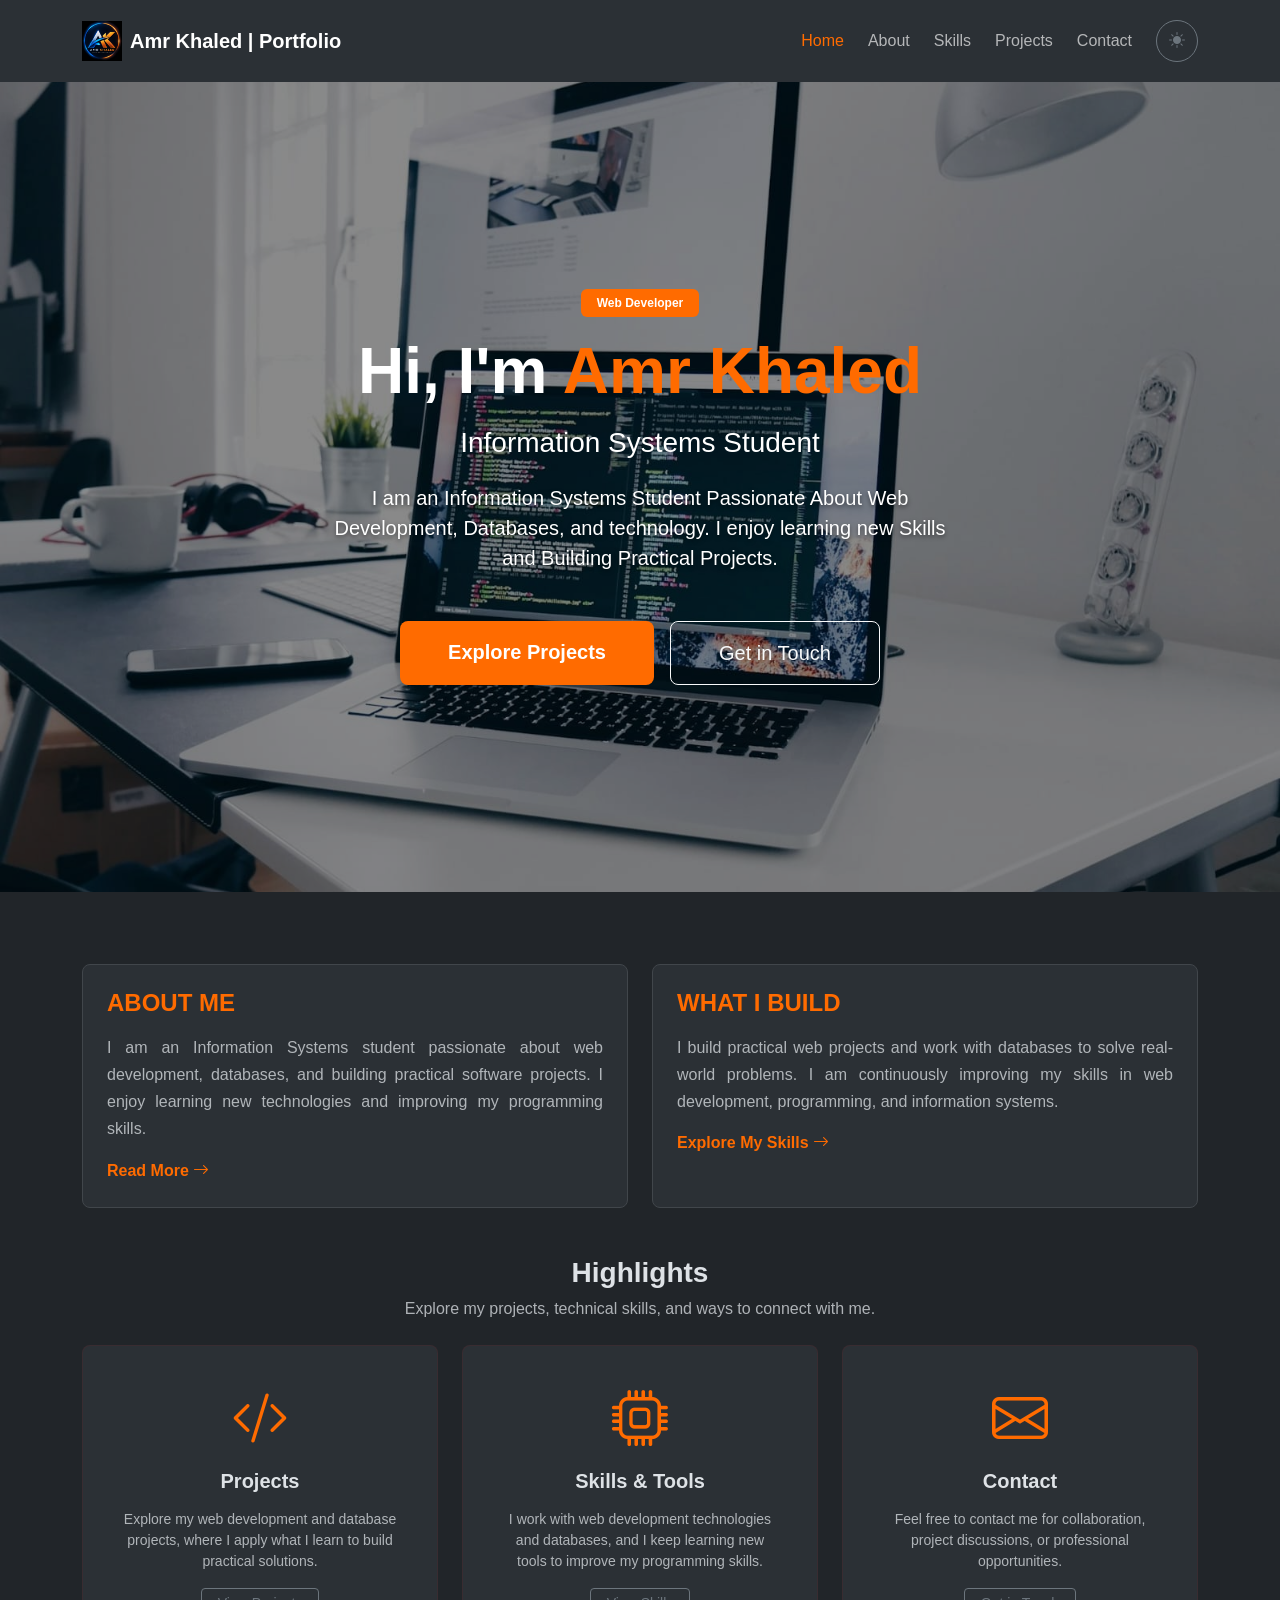
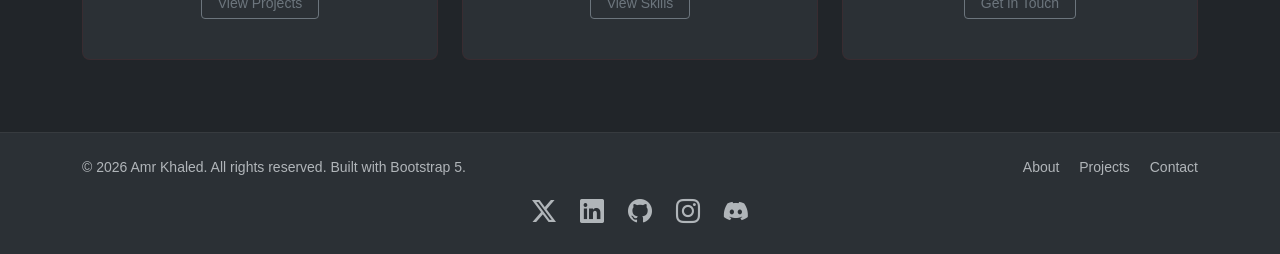
<file: index.html>
<!DOCTYPE html>
<html lang="en" data-bs-theme="dark">
<head>
    <meta charset="UTF-8">
    <meta name="viewport" content="width=device-width, initial-scale=1.0">
    <title>Amr Khaled | Portfolio</title>
    
    <!--favicon-->
    <link rel="icon" type="image/x-icon" href="assets/img/logo.jpeg">

    <!--bootstrap manuel-->
    <link rel="stylesheet" href="assets/css/bootstrap.min.css">
    
    <!--bootstrap icons-->
    <link rel="stylesheet" href="https://cdn.jsdelivr.net/npm/bootstrap-icons@1.11.3/font/bootstrap-icons.min.css">
    
    <!--css manuel-->
    <link rel="stylesheet" href="assets/css/style.css">

    <!-- Page-specific styles moved to assets/css/style.css -->
</head>
<body class="d-flex flex-column min-vh-100">

    <nav class="navbar navbar-expand-lg bg-body-tertiary sticky-top py-3">
        <div class="container">
            <a class="navbar-brand d-flex align-items-center gap-2" href="index.html">
                <img src="assets/img/logo.jpeg" alt="Amr Khaled Logo" width="40" height="40" class="d-inline-block align-text-top">
                <span class="fw-bold tracking-wide">Amr Khaled | Portfolio</span>
            </a>
            
            <button class="navbar-toggler" type="button" data-bs-toggle="collapse" data-bs-target="#navbarNav" aria-label="Toggle navigation" title="Toggle navigation">
                <span class="navbar-toggler-icon"></span>
            </button>
            
            <div class="collapse navbar-collapse" id="navbarNav">
                <ul class="navbar-nav ms-auto align-items-center gap-2">
                    <li class="nav-item"><a class="nav-link active" href="index.html">Home</a></li>
                    <li class="nav-item"><a class="nav-link" href="about.html">About</a></li>
                    <li class="nav-item"><a class="nav-link" href="skills.html">Skills</a></li>
                    <li class="nav-item"><a class="nav-link" href="projects.html">Projects</a></li>
                    <li class="nav-item"><a class="nav-link" href="contact.html">Contact</a></li>
                    
                    <li class="nav-item ms-lg-2">
                        <button class="btn btn-outline-secondary theme-toggle-btn" id="themeToggle" onclick="toggleTheme()" type="button" aria-label="Toggle color theme" title="Toggle color theme">
                            <i class="bi bi-sun-fill" id="themeIcon"></i>
                        </button>
                    </li>
                </ul>
            </div>
        </div>
    </nav>

    <section class="hero-section text-white">
        <div class="container">
            <div class="row">
                <div class="col-lg-8 col-xl-7 mx-auto text-center"> 
                    <span class="badge text-bg-warning mb-3 px-3 py-2 text-white hero-badge">Web Developer</span>
                    
                    <h1 class="display-3 fw-bold mb-3">Hi, I'm <span class="hero-name-accent">Amr Khaled</span></h1>
                    
                    <h3 class="mb-4">Information Systems Student</h3>
                    
                    <p class="lead mb-5 text-white-50">
                        I am an Information Systems Student Passionate About Web Development, Databases, and technology.
                        I enjoy learning new Skills and Building Practical Projects.
                    </p>
                    
                    <div class="d-flex gap-3 justify-content-center">
                        <a href="projects.html" class="btn btn-accent btn-lg px-5 py-3">Explore Projects</a>
                        <a href="contact.html" class="btn btn-outline-light btn-lg px-5 py-3">Get in Touch</a>
                    </div>
                </div>
            </div>
        </div>
    </section>

    <main class="py-5 bg-body">
        <div class="container my-4">
            
            <div class="row g-4 mb-5">
                <div class="col-md-6">
                    <div class="h-100 p-4 bg-body-tertiary rounded-3 border border-secondary-subtle">
                        <h2 class="h4 fw-bold text-uppercase mb-3 summary-heading">About Me</h2>
                        <p class="text-body-secondary mb-3 summary-text">
                           I am an Information Systems student passionate about web development, databases, and building practical software projects. I enjoy learning new technologies and improving my programming skills.
                        </p>
                        <a href="about.html" class="text-decoration-none fw-semibold summary-link">Read More <i class="bi bi-arrow-right"></i></a>
                    </div>
                </div>
                <div class="col-md-6">
                    <div class="h-100 p-4 bg-body-tertiary rounded-3 border border-secondary-subtle">
                        <h2 class="h4 fw-bold text-uppercase mb-3 summary-heading">What I Build</h2>
                        <p class="text-body-secondary mb-3 summary-text">
                            I build practical web projects and work with databases to solve real-world problems. I am continuously improving my skills in web development, programming, and information systems.
                        </p>
                        <a href="about.html" class="text-decoration-none fw-semibold summary-link">Explore My Skills <i class="bi bi-arrow-right"></i></a>
                    </div>
                </div>
            </div>

            <div class="text-center mb-4">
                <h3 class="fw-bold">Highlights</h3>
                <p class="text-body-secondary">Explore my projects, technical skills, and ways to connect with me.</p>
            </div>
 
            <div class="row g-4">
                <div class="col-md-4">
                    <div class="card h-100 bg-body-tertiary text-center p-4 feature-card rounded-3">
                        <div class="card-body d-flex flex-column align-items-center">
                            <i class="bi bi-code-slash display-4 mb-3 feature-icon"></i>
                            <h4 class="card-title fw-bold h5">Projects</h4>
                            <p class="card-text text-body-secondary small mt-2">
                                Explore my web development and database projects, where I apply what I learn to build practical solutions.
                            </p>
                            <a href="projects.html" class="btn btn-sm btn-outline-secondary mt-auto px-3">View Projects</a>
                        </div>
                    </div>
                </div>

                <div class="col-md-4">
                    <div class="card h-100 bg-body-tertiary text-center p-4 feature-card rounded-3">
                        <div class="card-body d-flex flex-column align-items-center">
                            <i class="bi bi-cpu display-4 mb-3 feature-icon"></i>
                            <h4 class="card-title fw-bold h5">Skills & Tools</h4>
                            <p class="card-text text-body-secondary small mt-2">
                                I work with web development technologies and databases, and I keep learning new tools to improve my programming skills.
                            </p>
                            <a href="skills.html" class="btn btn-sm btn-outline-secondary mt-auto px-3">View Skills</a>
                        </div>
                    </div>
                </div>

                <div class="col-md-4">
                    <div class="card h-100 bg-body-tertiary text-center p-4 feature-card rounded-3">
                        <div class="card-body d-flex flex-column align-items-center">
                            <i class="bi bi-envelope display-4 mb-3 feature-icon"></i>
                            <h4 class="card-title fw-bold h5">Contact</h4>
                            <p class="card-text text-body-secondary small mt-2">
                                Feel free to contact me for collaboration, project discussions, or professional opportunities.
                            </p>
                            <a href="contact.html" class="btn btn-sm btn-outline-secondary mt-auto px-3">Get in Touch</a>
                        </div>
                    </div>
                </div>

            </div>

        </div>
    </main>

<footer class="bg-body-tertiary py-4 mt-auto">
        <div class="container">
            <div class="row align-items-center grey-text text-body-secondary small mb-3">
                <div class="col-md-6 text-center text-md-start mb-3 mb-md-0">
                    &copy; 2026 Amr Khaled. All rights reserved. Built with Bootstrap 5.
                </div>
                <div class="col-md-6 text-center text-md-end">
                    <a href="about.html" class="text-decoration-none text-body-secondary me-3">About</a>
                    <a href="projects.html" class="text-decoration-none text-body-secondary me-3">Projects</a>
                    <a href="contact.html" class="text-decoration-none text-body-secondary">Contact</a>
                </div>
            </div>

            <div class="row">
                <div class="col-12 text-center">
                    <div class="d-flex justify-content-center gap-4 fs-4">
                        <a href="https://x.com/amr_khaled_293" class="text-body-secondary" title="Twitter"><i class="bi bi-twitter-x"></i></a>
                        <a href="https://www.linkedin.com/in/amr-khaled-0a031b369" class="text-body-secondary" title="LinkedIn"><i class="bi bi-linkedin"></i></a>
                        <a href="https://github.com/amrkhaled293" class="text-body-secondary" title="GitHub"><i class="bi bi-github"></i></a>
                        <a href="https://www.instagram.com/amr_khaled_293/" class="text-body-secondary" title="Instagram"><i class="bi bi-instagram"></i></a>
                        <a href="https://discord.gg/sMdyJsc9" class="text-body-secondary" title="Discord"><i class="bi bi-discord"></i></a>
                    </div>
                </div>
            </div>
        </div>
    </footer>

    <!--bootstrap manuel js-->
    <script src="https://cdn.jsdelivr.net/npm/bootstrap@5.3.3/dist/js/bootstrap.bundle.min.js" integrity="sha384-YvpcrYf0tY3lHB60NNkmXc5s9fDVZLESaAA55NDzOxhy9GkcIdslK1eN7N6jIeHz" crossorigin="anonymous"></script>
    <script src="assets/js/main.js"></script>

    <!--It is a function that allows switching between dark mode and light mode.-->
    <script>
        function toggleTheme() {
            const htmlTag = document.documentElement;
            const themeIcon = document.getElementById('themeIcon');
            
            if (htmlTag.getAttribute('data-bs-theme') === 'dark') {
                htmlTag.setAttribute('data-bs-theme', 'light');
                themeIcon.className = 'bi bi-moon-fill'; 
            } else {
                htmlTag.setAttribute('data-bs-theme', 'dark');
                themeIcon.className = 'bi bi-sun-fill'; 
            }
        }
    </script>
</body>
</html>
</file>
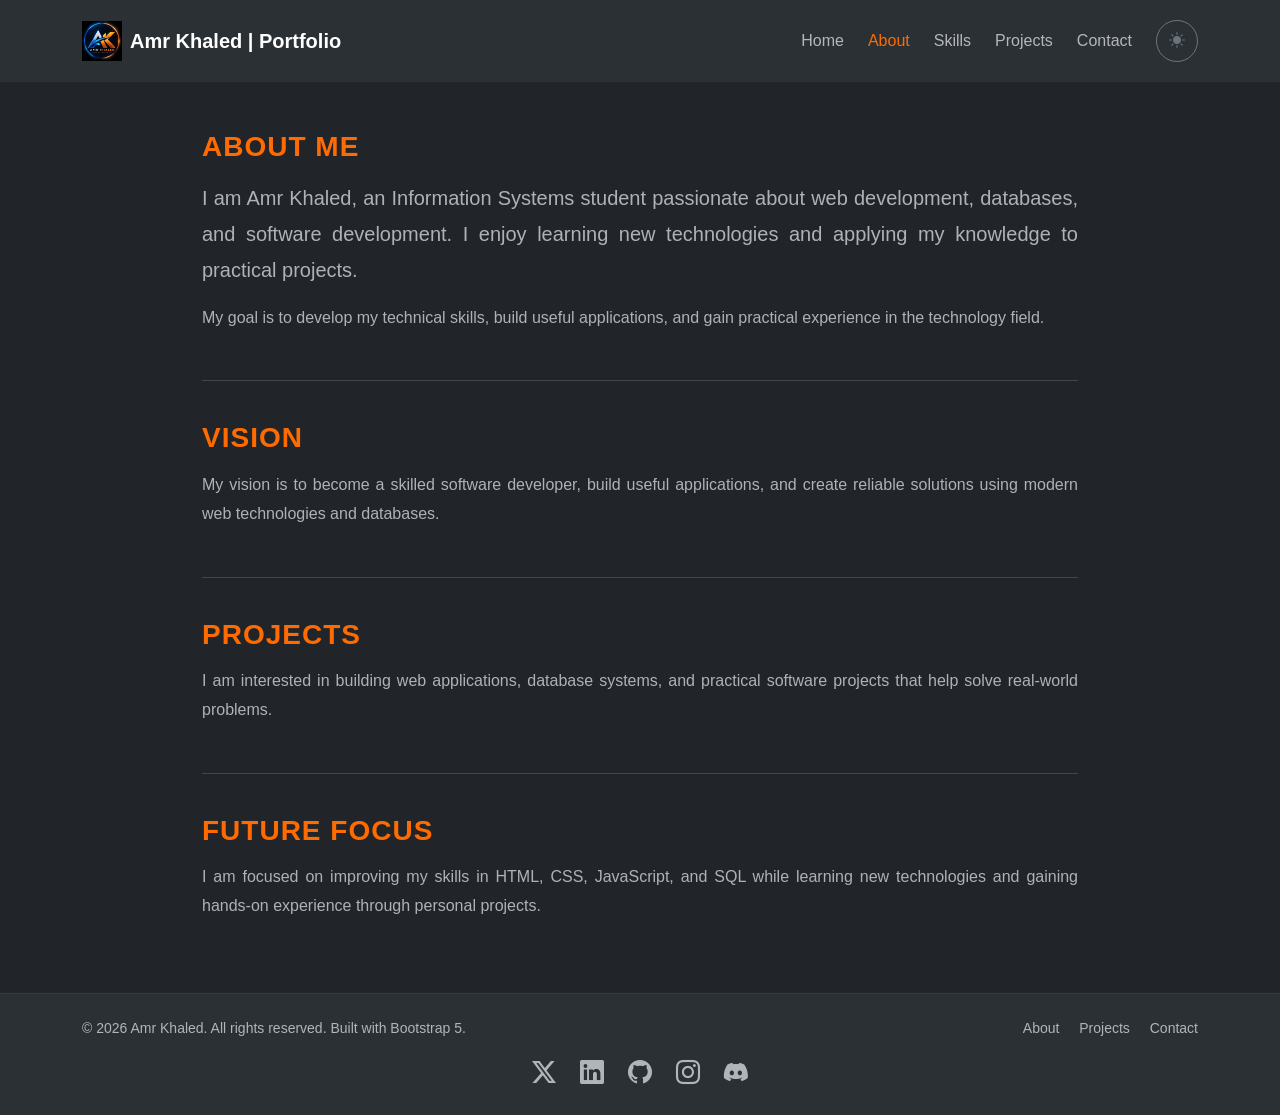
<file: about.html>
<!doctype html>
<html lang="en" data-bs-theme="dark">
  <head>
    <meta charset="UTF-8" />
    <meta name="viewport" content="width=device-width, initial-scale=1.0" />

    <!-- TODO: Update the title with your name or brand (e.g. "About Me | John Doe") -->
    <title>Amr Khaled | Portfolio</title>

    <!-- TODO: Replace the href link below with your own favicon URL or path -->
    <link
      rel="icon"
      type="image/x-icon"
      href="assets/img/logo.jpeg"
    />

    <!-- Bootstrap HTML link connection -->
    <link
      href="https://cdn.jsdelivr.net/npm/bootstrap@5.3.3/dist/css/bootstrap.min.css"
      rel="stylesheet"
      integrity="sha384-QWTKZyjpPEjISv5WaRU9OFeRpok6YctnYmDr5pNlyT2bRjXh0JMhjY6hW+ALEwIH"
      crossorigin="anonymous"
    />

    <!-- Bootstrap Icons link connection -->
    <link rel="stylesheet" href="assets/css/bootstrap.min.css" />
    <link
      rel="stylesheet"
      href="https://cdn.jsdelivr.net/npm/bootstrap-icons@1.11.3/font/bootstrap-icons.min.css"
    />
    <link rel="stylesheet" href="assets/css/style.css" />
    <!-- Page-specific styles moved to assets/css/style.css -->
  </head>
  <body class="d-flex flex-column min-vh-100">
    <nav class="navbar navbar-expand-lg bg-body-tertiary sticky-top py-3">
      <div class="container">
        <a
          class="navbar-brand d-flex align-items-center gap-2"
          href="index.html"
        >

        <!-- TODO: Add your logo image path to src and update the alt text -->
          <img src="assets/img/logo.jpeg" alt="Logo" width="40" height="40" />

          <!-- TODO: Change "Developer Portfolio" to your own brand name -->
          <span class="fw-bold tracking-wide">Amr Khaled | Portfolio</span>
        </a>
        <button
          class="navbar-toggler"
          type="button"
          data-bs-toggle="collapse"
          data-bs-target="#navbarNav"
          aria-label="Toggle navigation"
          title="Toggle navigation"
        >
          <span class="navbar-toggler-icon"></span>
        </button>
        <div class="collapse navbar-collapse" id="navbarNav">
          <ul class="navbar-nav ms-auto align-items-center gap-2">
            <li class="nav-item">
              <a class="nav-link" href="index.html">Home</a>
            </li>
            <li class="nav-item">
              <a class="nav-link active" href="about.html">About</a>
            </li>
            <li class="nav-item">
              <a class="nav-link" href="skills.html">Skills</a>
            </li>
            <li class="nav-item">
              <a class="nav-link" href="projects.html">Projects</a>
            </li>
            <li class="nav-item">
              <a class="nav-link" href="contact.html">Contact</a>
            </li>
            <li class="nav-item ms-lg-2">
              <button
                class="btn btn-outline-secondary theme-toggle-btn"
                id="themeToggle"
                onclick="toggleTheme()"
                type="button"
                aria-label="Toggle color theme"
                title="Toggle color theme"
              >
                <i class="bi bi-sun-fill" id="themeIcon"></i>
              </button>
            </li>
          </ul>
        </div>
      </div>
    </nav>

    <main class="container my-5 flex-grow-1 about-section">
      <section class="mb-5">
        <h2 class="text-uppercase mb-3 accent-heading">About Me</h2>

        <!-- TODO: Add a short, impactful lead bio sentence summarizing who you are -->
        <p class="text-body-secondary lead">
          I am Amr Khaled, an Information Systems student passionate about web development, databases, and software development. I enjoy learning new technologies and applying my knowledge to practical projects.
        </p>

        <!-- TODO: Describe your background, developer journey, and core passions -->
        <p class="text-body-secondary">
          My goal is to develop my technical skills, build useful applications, and gain practical experience in the technology field.
        </p>
      </section>

      <div class="about-divider"></div>

      <section class="mb-5">
        <h2 class="text-uppercase mb-3 accent-heading">Vision</h2>

        <!-- TODO: Write your vision statement, engineering philosophy, or long-term career goals -->
        <p class="text-body-secondary">
          My vision is to become a skilled software developer, build useful applications, and create reliable solutions using modern web technologies and databases.
        </p>
      </section>

      <div class="about-divider"></div>

      <section class="mb-5">
        <h2 class="text-uppercase mb-3 accent-heading">Projects</h2>

        <!-- TODO: Summarize the types of software or systems you specialize in (e.g., SaaS, Web APIs, Mobile) -->
        <p class="text-body-secondary">
          I am interested in building web applications, database systems, and practical software projects that help solve real-world problems.
        </p>
      </section>

      <div class="about-divider"></div>

      <section class="mb-4">
        <h2 class="text-uppercase mb-3 accent-heading">Future Focus</h2>

        <!-- TODO: Mention technologies, frameworks, or concepts you are currently mastering or exploring next -->
        <p class="text-body-secondary">
          I am focused on improving my skills in HTML, CSS, JavaScript, and SQL while learning new technologies and gaining hands-on experience through personal projects.
        </p>
      </section>
    </main>
    <footer class="bg-body-tertiary py-4 mt-auto">
      <div class="container">
        <div class="row align-items-center text-body-secondary small mb-3">

          <!-- TODO: Update copyright year and replace [Your Name] -->
          <div class="col-md-6 text-center text-md-start mb-3 mb-md-0">
            &copy; 2026 Amr Khaled. All rights reserved. Built with Bootstrap
            5.
          </div>
          <div class="col-md-6 text-center text-md-end">
            <a
              href="about.html"
              class="text-decoration-none text-body-secondary me-3"
              >About</a
            >
            <a
              href="projects.html"
              class="text-decoration-none text-body-secondary me-3"
              >Projects</a
            >
            <a
              href="contact.html"
              class="text-decoration-none text-body-secondary"
              >Contact</a
            >
          </div>
        </div>
        <div class="row">
          <div class="col-12 text-center">

            <!-- TODO: Replace social media links with your actual URLs or remove unused icons -->
            <div class="d-flex justify-content-center gap-4 fs-4">
              <a
                href="https://x.com/amr_khaled_293"
                class="text-body-secondary"
                title="Twitter"
                ><i class="bi bi-twitter-x"></i
              ></a>
              <a
                href="https://www.linkedin.com/in/amr-khaled-0a031b369"
                class="text-body-secondary"
                title="LinkedIn"
                ><i class="bi bi-linkedin"></i
              ></a>
              <a
                href="https://github.com/amrkhaled293"
                class="text-body-secondary"
                title="GitHub"
                ><i class="bi bi-github"></i
              ></a>
              <a
                href="https://www.instagram.com/amr_khaled_293/"
                class="text-body-secondary"
                title="Instagram"
                ><i class="bi bi-instagram"></i
              ></a>
              <a
                href="https://discord.gg/sMdyJsc9"
                class="text-body-secondary"
                title="Discord"
                ><i class="bi bi-discord"></i
              ></a>
            </div>
          </div>
        </div>
      </div>
    </footer>
    <!--bootstrap manuel js-->
    <script
      src="https://cdn.jsdelivr.net/npm/bootstrap@5.3.3/dist/js/bootstrap.bundle.min.js"
      integrity="sha384-YvpcrYf0tY3lHB60NNkmXc5s9fDVZLESaAA55NDzOxhy9GkcIdslK1eN7N6jIeHz"
      crossorigin="anonymous"
    ></script>
    <script>
      // Switch Theme
      function toggleTheme() {
        const htmlTag = document.documentElement;
        const themeIcon = document.getElementById("themeIcon");
        if (htmlTag.getAttribute("data-bs-theme") === "dark") {
          htmlTag.setAttribute("data-bs-theme", "light");
          themeIcon.className = "bi bi-moon-fill";
        } else {
          htmlTag.setAttribute("data-bs-theme", "dark");
          themeIcon.className = "bi bi-sun-fill";
        }
      }
    </script>
    <script src="assets/js/main.js"></script>
  </body>
</html>
</file>
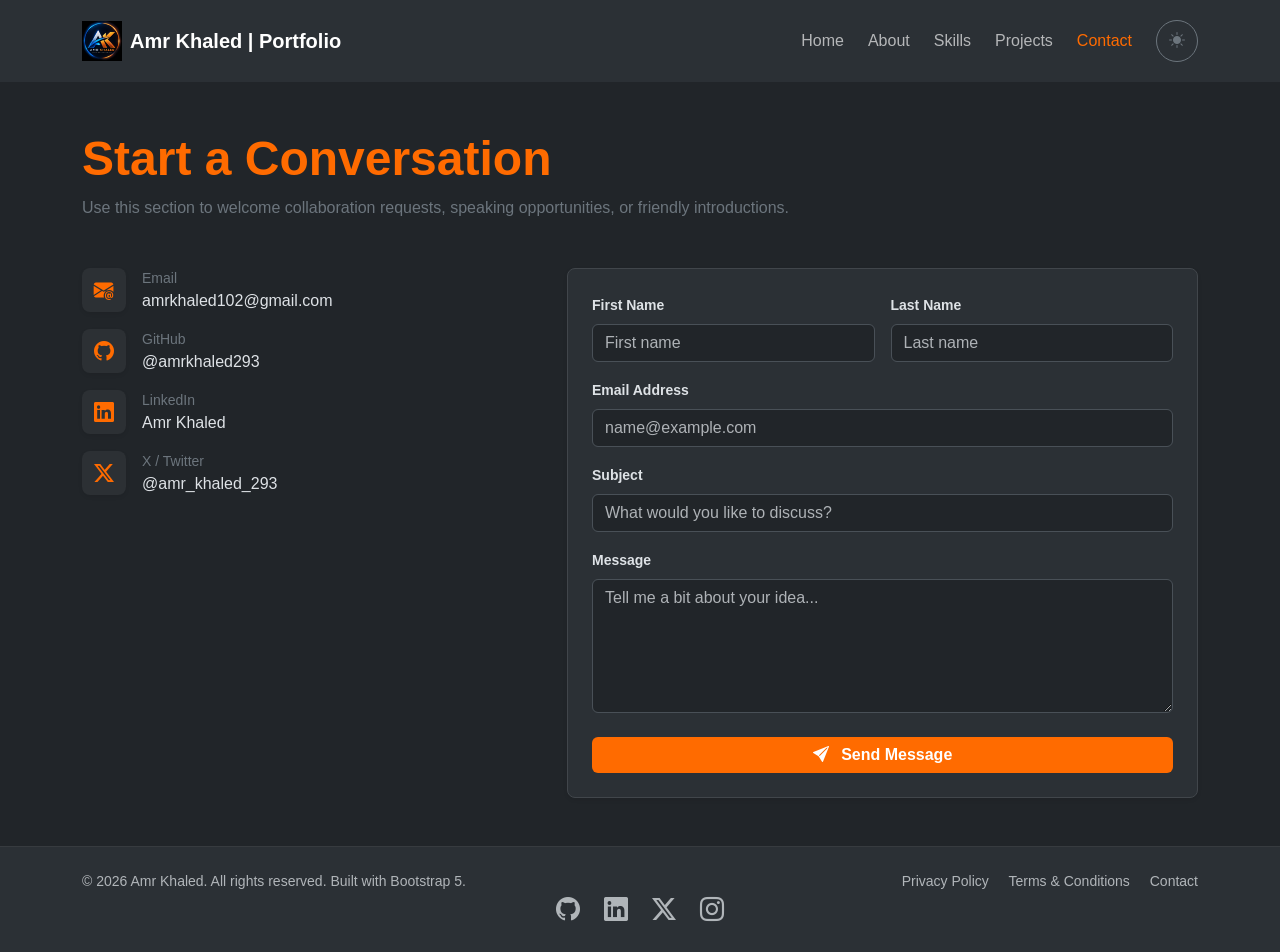
<file: contact.html>
<!DOCTYPE html>
<html lang="en" data-bs-theme="dark">
<head>
    <meta charset="UTF-8">
    <meta name="viewport" content="width=device-width, initial-scale=1.0">
    <title>Amr Khaled | Portfolio</title>
    <link rel="icon" type="image/x-icon" href="assets/img/logo.jpeg"> 

    <!-- Bootstrap HTML link -->
    <link href="https://cdn.jsdelivr.net/npm/bootstrap@5.3.3/dist/css/bootstrap.min.css" rel="stylesheet" integrity="sha384-QWTKZyjpPEjISv5WaRU9OFeRpok6YctnYmDr5pNlyT2bRjXh0JMhjY6hW+ALEwIH" crossorigin="anonymous">

    <link rel="stylesheet" href="assets/css/bootstrap.min.css"> 

   
    <link rel="stylesheet" href="https://cdn.jsdelivr.net/npm/bootstrap-icons@1.11.3/font/bootstrap-icons.min.css">
    <link rel="stylesheet" href="assets/css/style.css"> 
    
</head>
<body class="d-flex flex-column min-vh-100">

    <nav class="navbar navbar-expand-lg bg-body-tertiary sticky-top py-3">
        <div class="container">
            <a class="navbar-brand d-flex align-items-center gap-2" href="index.html">
                <img src="assets/img/logo.jpeg" alt="Logo" width="40" height="40">
                <span class="fw-bold tracking-wide">Amr Khaled | Portfolio</span>
            </a>
            <button class="navbar-toggler" type="button" data-bs-toggle="collapse" data-bs-target="#navbarNav" aria-label="Toggle navigation" title="Toggle navigation">
                <span class="navbar-toggler-icon"></span>
            </button>
            <div class="collapse navbar-collapse" id="navbarNav">
                <ul class="navbar-nav ms-auto align-items-center gap-2">
                    <li class="nav-item"><a class="nav-link" href="index.html">Home</a></li>
                    <li class="nav-item"><a class="nav-link" href="about.html">About</a></li>
                    <li class="nav-item"><a class="nav-link" href="skills.html">Skills</a></li>
                    <li class="nav-item"><a class="nav-link" href="projects.html">Projects</a></li>
                    <li class="nav-item"><a class="nav-link active" href="contact.html">Contact</a></li>
                    <li class="nav-item ms-lg-2">
                        <button class="btn btn-outline-secondary theme-toggle-btn" id="themeToggle" onclick="toggleTheme()" type="button" aria-label="Toggle color theme" title="Toggle color theme">
                            <i class="bi bi-sun-fill" id="themeIcon"></i>
                        </button>
                    </li>
                </ul>
            </div>
        </div>
    </nav>
    <main class="container my-5 flex-grow-1">
        <div class="mb-5 text-center text-md-start">
            <h1 class="display-5 fw-bold accent-heading">Start a Conversation</h1>
            <p class="text-secondary">Use this section to welcome collaboration requests, speaking opportunities, or friendly introductions.</p>
        </div>

        <div class="row g-5">
            <div class="col-lg-5">
                <div class="d-flex flex-column gap-3">
                    <a href="mailto:amrkhaled102@gmail.com" class="text-decoration-none contact-link-row d-flex align-items-center gap-3">
                        <div class="contact-icon-box shadow-sm">
                            <i class="bi bi-envelope-at-fill"></i>
                        </div>
                        <div>
                            <span class="text-secondary d-block small">Email</span>
                            <span class="text-body fw-medium">amrkhaled102@gmail.com</span>
                        </div>
                    </a>

                    <a href="https://github.com/amrkhaled293" target="_blank" rel="noopener noreferrer" class="text-decoration-none contact-link-row d-flex align-items-center gap-3">
                        <div class="contact-icon-box shadow-sm">
                            <i class="bi bi-github"></i>
                        </div>
                        <div>
                            <span class="text-secondary d-block small">GitHub</span>
                            <span class="text-body fw-medium">@amrkhaled293</span>
                        </div>
                    </a>

                    <a href="https://www.linkedin.com/in/amr-khaled-0a031b369" target="_blank" rel="noopener noreferrer" class="text-decoration-none contact-link-row d-flex align-items-center gap-3">
                        <div class="contact-icon-box shadow-sm">
                            <i class="bi bi-linkedin"></i>
                        </div>
                        <div>
                            <span class="text-secondary d-block small">LinkedIn</span>
                            <span class="text-body fw-medium">Amr Khaled</span>
                        </div>
                    </a>

                    <a href="https://x.com/amr_khaled_293" target="_blank" rel="noopener noreferrer" class="text-decoration-none contact-link-row d-flex align-items-center gap-3">
                        <div class="contact-icon-box shadow-sm">
                            <i class="bi bi-twitter-x"></i>
                        </div>
                        <div>
                            <span class="text-secondary d-block small">X / Twitter</span>
                            <span class="text-body fw-medium">@amr_khaled_293</span>
                        </div>
                    </a>
                </div>
            </div>

            <div class="col-lg-7">
                <div class="p-4 rounded-3 bg-body-tertiary border border-secondary-subtle shadow-sm">
                    <div id="alertContainer"></div>

                    <form id="contactForm">
                        <div class="row g-3">
                            <div class="col-md-6">
                                <label for="firstName" class="form-label small fw-bold">First Name</label>
                                <input type="text" class="form-control" id="firstName" required placeholder="First name">
                            </div>
                            <div class="col-md-6">
                                <label for="lastName" class="form-label small fw-bold">Last Name</label>
                                <input type="text" class="form-control" id="lastName" required placeholder="Last name">
                            </div>
                        </div>

                        <div class="mb-3 mt-3">
                            <label for="emailAddress" class="form-label small fw-bold">Email Address</label>
                            <input type="email" class="form-control" id="emailAddress" required placeholder="name@example.com">
                        </div>

                        <div class="mb-3">
                            <label for="messageSubject" class="form-label small fw-bold">Subject</label>
                            <input type="text" class="form-control" id="messageSubject" required placeholder="What would you like to discuss?">
                        </div>

                        <div class="mb-4">
                            <label for="messageText" class="form-label small fw-bold">Message</label>
                            <textarea class="form-control" id="messageText" rows="5" required placeholder="Tell me a bit about your idea..."></textarea>
                        </div>

                        <button type="submit" class="btn btn-warning text-white fw-bold w-100 py-2.5 contact-submit-btn">
                            <i class="bi bi-send-fill me-2"></i> Send Message
                        </button>
                    </form>
                </div>
            </div>
        </div>
    </main>
    <footer class="bg-body-tertiary py-4 mt-auto">
        <div class="container">
            <div class="row align-items-center text-body-secondary small">
                <div class="col-md-6 text-center text-md-start mb-3 mb-md-0">
                    &copy; 2026 Amr Khaled. All rights reserved. Built with Bootstrap 5.
                </div>
                <div class="col-md-6 text-center text-md-end">
                    <a href="#" class="text-decoration-none text-body-secondary me-3">Privacy Policy</a>
                    <a href="#" class="text-decoration-none text-body-secondary me-3">Terms & Conditions</a>
                    <a href="contact.html" class="text-decoration-none text-body-secondary">Contact</a>
                </div>
            </div>

            <div class="row">
            <div class="col-12 text-center">
                <div class="d-flex justify-content-center gap-4 fs-4">
                        <a href="https://github.com/amrkhaled293" target="_blank" rel="noopener noreferrer" class="text-body-secondary" title="GitHub"><i class="bi bi-github"></i></a>
                        <a href="https://www.linkedin.com/in/amr-khaled-0a031b369" target="_blank" rel="noopener noreferrer" class="text-body-secondary" title="LinkedIn"><i class="bi bi-linkedin"></i></a>
                        <a href="https://x.com/amr_khaled_293" target="_blank" rel="noopener noreferrer" class="text-body-secondary" title="X"><i class="bi bi-twitter-x"></i></a>
                        <a href="https://www.instagram.com/amr_khaled_293/" target="_blank" rel="noopener noreferrer" class="text-body-secondary" title="Instagram"><i class="bi bi-instagram"></i></a>
                    </div>
            </div>
        </div>

        </div>
    </footer>
    <script src="https://cdn.jsdelivr.net/npm/bootstrap@5.3.3/dist/js/bootstrap.bundle.min.js" integrity="sha384-YvpcrYf0tY3lHB60NNkmXc5s9fDVZLESaAA55NDzOxhy9GkcIdslK1eN7N6jIeHz" crossorigin="anonymous"></script>
    <script src="assets/js/main.js"></script>
    

    <!--A JavaScript structure that manages the submission of the contact form and provides feedback to the user without refreshing the page.-->
    <script>
        document.getElementById('contactForm').addEventListener('submit', function(e) {
            e.preventDefault();

            const name = document.getElementById('firstName').value;
            const alertContainer = document.getElementById('alertContainer');

            alertContainer.innerHTML = `
                <div class="alert alert-success alert-dismissible fade show d-flex align-items-center gap-2" role="alert">
                    <i class="bi bi-check-circle-fill"></i>
                    <div>Thank you <strong>${name}</strong>, your message has been simulated successfully!</div>
                    <button type="button" class="btn-close" data-bs-alert="close" data-bs-dismiss="alert" aria-label="Close"></button>
                </div>
            `;

            document.getElementById('contactForm').reset();
            window.scrollTo({ top: 0, behavior: 'smooth' });
        });

       
        // tema değiştirme fonksiyonu
        function toggleTheme() {
            const htmlTag = document.documentElement;
            const themeIcon = document.getElementById('themeIcon');
            if (htmlTag.getAttribute('data-bs-theme') === 'dark') {
                htmlTag.setAttribute('data-bs-theme', 'light');
                themeIcon.className = 'bi bi-moon-fill';
            } else {
                htmlTag.setAttribute('data-bs-theme', 'dark');
                themeIcon.className = 'bi bi-sun-fill';
            }
        }
    </script>
</body>
</html>
</file>
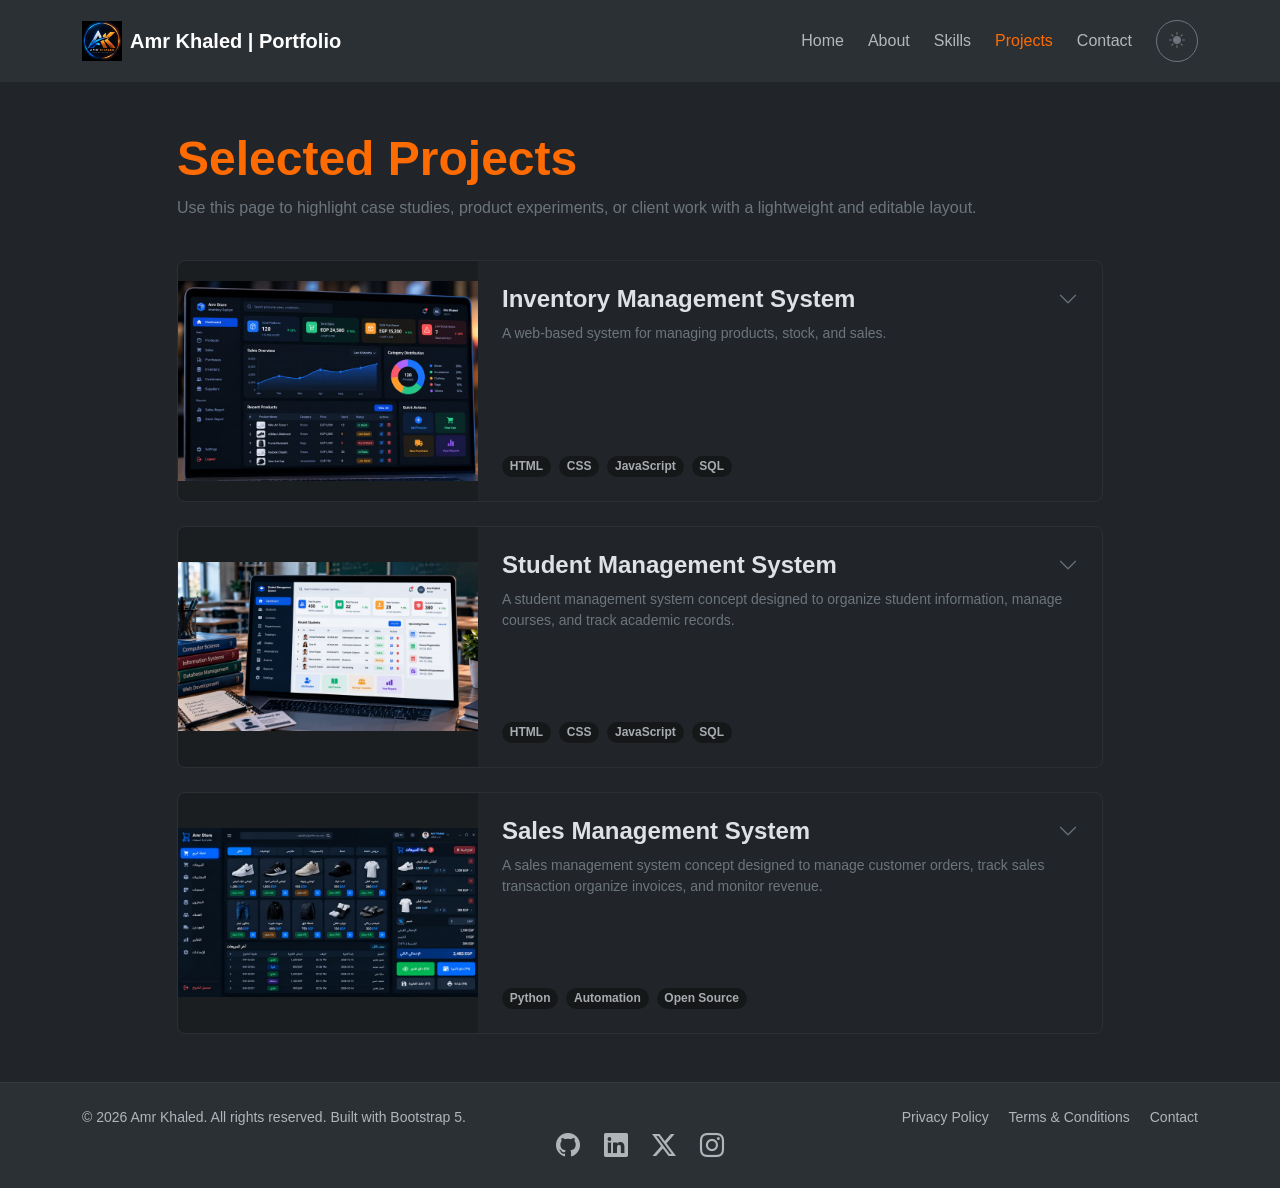
<file: projects.html>
<!doctype html>
<html lang="en" data-bs-theme="dark">
  <head>
    <meta charset="UTF-8" />
    <meta name="viewport" content="width=device-width, initial-scale=1.0" />
    <title>Amr Khaled | Portfolio</title>
    <link rel="icon" type="image/x-icon" href="assets/img/logo.jpeg">


    <!-- Bootstrap CSS link -->
    <link
      href="https://cdn.jsdelivr.net/npm/bootstrap@5.3.3/dist/css/bootstrap.min.css"
      rel="stylesheet"
      integrity="sha384-QWTKZyjpPEjISv5WaRU9OFeRpok6YctnYmDr5pNlyT2bRjXh0JMhjY6hW+ALEwIH"
      crossorigin="anonymous"
    />
    <link rel="stylesheet" href="assets/css/bootstrap.min.css" /> <!--dosyadan boostrap bağlama-->


    <!-- Bootstrap Icons link -->
    <link
      rel="stylesheet"
      href="https://cdn.jsdelivr.net/npm/bootstrap-icons@1.11.3/font/bootstrap-icons.min.css"
    />

    <link rel="stylesheet" href="assets/css/style.css" /> <!--External CSS-->

    <!-- Page-specific styles moved to assets/css/style.css -->
  </head>


  <body class="d-flex flex-column min-vh-100">
    <nav class="navbar navbar-expand-lg bg-body-tertiary sticky-top py-3">
      <div class="container">
        <a
          class="navbar-brand d-flex align-items-center gap-2"
          href="index.html"
        >
          <img src="assets/img/logo.jpeg" alt="Logo" width="40" height="40" />
          <span class="fw-bold tracking-wide">Amr Khaled | Portfolio</span>
        </a>
        <button
          class="navbar-toggler"
          type="button"
          data-bs-toggle="collapse"
          data-bs-target="#navbarNav"
          aria-label="Toggle navigation"
          title="Toggle navigation"
        >
          <span class="navbar-toggler-icon"></span>
        </button>
        <div class="collapse navbar-collapse" id="navbarNav">
          <ul class="navbar-nav ms-auto align-items-center gap-2">
            <li class="nav-item">
              <a class="nav-link" href="index.html">Home</a>
            </li>
            <li class="nav-item">
              <a class="nav-link" href="about.html">About</a>
            </li>
            <li class="nav-item">
              <a class="nav-link" href="skills.html">Skills</a>
            </li>
            <li class="nav-item">
              <a class="nav-link active" href="projects.html">Projects</a>
            </li>
            <li class="nav-item">
              <a class="nav-link" href="contact.html">Contact</a>
            </li>
            <li class="nav-item ms-lg-2">
              <button
                class="btn btn-outline-secondary theme-toggle-btn"
                id="themeToggle"
                onclick="toggleTheme()"
                type="button"
                aria-label="Toggle color theme"
                title="Toggle color theme"
              >
                <i class="bi bi-sun-fill" id="themeIcon"></i>
              </button>
            </li>
          </ul>
        </div>
      </div>
    </nav>
    <main class="container my-5 flex-grow-1 projects-page">
      <div class="row mb-4">
        <div class="col-12 text-center text-lg-start">
          <h1 class="display-5 fw-bold accent-heading">Selected Projects</h1>
          <p class="text-secondary">Use this page to highlight case studies, product experiments, or client work with a lightweight and editable layout.</p>
        </div>
      </div>

      <div class="d-flex flex-column gap-4">
        <div class="card-wrapper">
          <div class="project-card d-flex flex-column flex-md-row align-items-stretch" data-bs-toggle="collapse" data-bs-target="#project1Collapse" aria-controls="project1Collapse" tabindex="0" role="button">
            <div class="project-img-wrapper">
              <img src="assets/img/inventory management system.jpeg" alt="Project preview" data-width="800" data-height="500">
            </div>
            <div class="p-4 flex-grow-1 d-flex flex-column justify-content-between">
              <div>
                <div class="d-flex justify-content-between align-items-start mb-2">
                  <h3 class="h4 fw-bold mb-0"> Inventory Management System</h3>
                  <i class="bi bi-chevron-down text-secondary toggle-icon fs-5"></i>
                </div>
                <p class="text-secondary small mb-3">A web-based system for managing products, stock, and sales.</p>
              </div>
              <div class="d-flex flex-wrap gap-2">
                <span class="badge bg-secondary-subtle text-secondary-emphasis rounded-pill">HTML</span>
                <span class="badge bg-secondary-subtle text-secondary-emphasis rounded-pill">CSS</span>
                <span class="badge bg-secondary-subtle text-secondary-emphasis rounded-pill">JavaScript</span>
                <span class="badge bg-secondary-subtle text-secondary-emphasis rounded-pill">SQL</span>
              </div>
            </div>
          </div>
          <div class="collapse" id="project1Collapse">
            <div class="project-details p-4 rounded-bottom">
              <h2 class="border-bottom pb-2 mb-3">Inventory Management System</h2>
              <p class="text-secondary">A proposed inventory management application designed to organize products, track stock quantities, and manage sales records.</p>
              <ul class="text-secondary mt-3">
                <li class="mb-2">Goal: Organize products and inventory data.</li>
                <li class="mb-2">Features: Product management, stock tracking, and sales records.</li>
                <li class="mb-2">Technologies: HTML, CSS, JavaScript, and SQL.</li>
              </ul>
              <p class="text-muted mt-3">
                Project concept — currently under development.
              </p>
            </div>
          </div>
        </div>

        <div class="card-wrapper">
          <div class="project-card d-flex flex-column flex-md-row align-items-stretch" data-bs-toggle="collapse" data-bs-target="#project2Collapse" aria-controls="project2Collapse" tabindex="0" role="button">
            <div class="project-img-wrapper">
              <img src="assets/img/Student Management system.jpeg" alt="Project preview" data-width="800" data-height="500">
            </div>
            <div class="p-4 flex-grow-1 d-flex flex-column justify-content-between">
              <div>
                <div class="d-flex justify-content-between align-items-start mb-2">
                  <h3 class="h4 fw-bold mb-0">Student Management System</h3>
                  <i class="bi bi-chevron-down text-secondary toggle-icon fs-5"></i>
                </div>
                <p class="text-secondary small mb-3">A student management system concept designed to organize student information, manage courses, and track academic records.</p>
              </div>
              <div class="d-flex flex-wrap gap-2">
                <span class="badge bg-secondary-subtle text-secondary-emphasis rounded-pill">HTML</span>
                <span class="badge bg-secondary-subtle text-secondary-emphasis rounded-pill">CSS</span>
                <span class="badge bg-secondary-subtle text-secondary-emphasis rounded-pill">JavaScript</span>
                <span class="badge bg-secondary-subtle text-secondary-emphasis rounded-pill">SQL</span>
              </div>
            </div>
          </div>
          <div class="collapse" id="project2Collapse">
            <div class="project-details p-4 rounded-bottom">
              <h2 class="border-bottom pb-2 mb-3">Student Management System</h2>
              <p class="text-secondary">Project concept — currently under development.</p>
            </div>
          </div>
        </div>

        <div class="card-wrapper">
          <div class="project-card d-flex flex-column flex-md-row align-items-stretch" data-bs-toggle="collapse" data-bs-target="#project3Collapse" aria-controls="project3Collapse" tabindex="0" role="button">
            <div class="project-img-wrapper">
              <img src="assets/img/sales management system.jpeg" alt="Project preview" data-width="800" data-height="500">
            </div>
            <div class="p-4 flex-grow-1 d-flex flex-column justify-content-between">
              <div>
                <div class="d-flex justify-content-between align-items-start mb-2">
                  <h3 class="h4 fw-bold mb-0">Sales Management System</h3>
                  <i class="bi bi-chevron-down text-secondary toggle-icon fs-5"></i>
                </div>
                <p class="text-secondary small mb-3">A sales management system concept designed to manage customer orders, track sales transaction organize invoices, and monitor revenue.</p>
              </div>
              <div class="d-flex flex-wrap gap-2">
                <span class="badge bg-secondary-subtle text-secondary-emphasis rounded-pill">Python</span>
                <span class="badge bg-secondary-subtle text-secondary-emphasis rounded-pill">Automation</span>
                <span class="badge bg-secondary-subtle text-secondary-emphasis rounded-pill">Open Source</span>
              </div>
            </div>
          </div>
          <div class="collapse" id="project3Collapse">
            <div class="project-details p-4 rounded-bottom">
              <h2 class="border-bottom pb-2 mb-3">Sales Management System</h2>
              <p class="text-secondary">Project concept — currently under development.</p>
            </div>
          </div>
        </div>
      </div>
    </main>



    <footer class="bg-body-tertiary py-4 mt-auto">
      <div class="container">
        <div class="row align-items-center text-body-secondary small">
          <div class="col-md-6 text-center text-md-start mb-3 mb-md-0">
            &copy; 2026 Amr Khaled. All rights reserved. Built with Bootstrap 5.
          </div>
          <div class="col-md-6 text-center text-md-end">
            <a href="#" class="text-decoration-none text-body-secondary me-3"
              >Privacy Policy</a
            >
            <a href="#" class="text-decoration-none text-body-secondary me-3"
              >Terms & Conditions</a
            >
            <a
              href="contact.html"
              class="text-decoration-none text-body-secondary"
              >Contact</a
            >
          </div>
        </div>
        <div class="row">
          <div class="col-12 text-center">
            <div class="d-flex justify-content-center gap-4 fs-4">
              <a
                href="https://github.com/amrkhaled293"
                class="text-body-secondary"
                target="_blank"
                rel="noopener noreferrer"
                title="GitHub"
                ><i class="bi bi-github"></i
              ></a>
              <a
                href="https://www.linkedin.com/in/amr-khaled-0a031b369"
                class="text-body-secondary"
                target="_blank"
                rel="noopener noreferrer"
                title="LinkedIn"
                ><i class="bi bi-linkedin"></i
              ></a>
              <a
                href="https://x.com/amr_khaled_293"
                class="text-body-secondary"
                target="_blank"
                rel="noopener noreferrer"
                title="X"
                ><i class="bi bi-twitter-x"></i
              ></a>
              <a
                href="https://www.instagram.com/amr_khaled_293/"
                class="text-body-secondary"
                target="_blank"
                rel="noopener noreferrer"
                title="Instagram"
                ><i class="bi bi-instagram"></i
              ></a>
            </div>
          </div>
        </div>
      </div>
    </footer>
    <script
      src="https://cdn.jsdelivr.net/npm/bootstrap@5.3.3/dist/js/bootstrap.bundle.min.js"
      integrity="sha384-YvpcrYf0tY3lHB60NNkmXc5s9fDVZLESaAA55NDzOxhy9GkcIdslK1eN7N6jIeHz"
      crossorigin="anonymous"
    ></script>
    <script>
      
      //tema değiştirme
      function toggleTheme() {
        const htmlTag = document.documentElement;
        const themeIcon = document.getElementById("themeIcon");
        if (htmlTag.getAttribute("data-bs-theme") === "dark") {
          htmlTag.setAttribute("data-bs-theme", "light");
          themeIcon.className = "bi bi-moon-fill";
        } else {
          htmlTag.setAttribute("data-bs-theme", "dark");
          themeIcon.className = "bi bi-sun-fill";
        }
      }
    </script>
      <script src="assets/js/main.js"></script>
</body>
</html>
</file>
<file: assets/css/style.css>
/* ==========================================================================
   CUSTOM PORTFOLIO TEMPLATE STYLES (Bootstrap 5 Accent)
   ========================================================================== */

/* Renk Değişkenleri (Global Variables) */
:root {
    --accent-color: #ff6b00;       /* İmza rengimiz: Canlı Turuncu */
    --accent-hover: #e05e00;       /* Koyu Turuncu (Hover durumları için) */
    --transition-speed: 0.3s;      /* Akıcı geçiş animasyon hızı */
}

/* Genel Seçiciler & Yumuşak Kaydırma */
html {
    scroll-behavior: smooth;
}

body {
    font-family: 'Segoe UI', Tahoma, Geneva, Verdana, sans-serif;
    transition: background-color var(--transition-speed) ease, color var(--transition-speed) ease;
}

/* Navbar Özelleştirmeleri */
.navbar-brand img {
    transition: transform var(--transition-speed) ease;
}
.navbar-brand:hover img {
    transform: scale(1.05);
}

.nav-link {
    font-weight: 500;
    transition: color var(--transition-speed) ease;
}

/* Aktif sayfa linki ve hover durumunda turuncu parlaması */
.nav-link:hover, 
.nav-link.active {
    color: var(--accent-color) !important;
}

/* Turuncu Buton Sınıfımız (Bootstrap Butonlarını Ezmeden Ekstra Güç) */
.btn-accent {
    background-color: var(--accent-color);
    color: #ffffff;
    border: none;
    font-weight: 600;
    transition: all var(--transition-speed) ease;
}

.btn-accent:hover {
    background-color: var(--accent-hover);
    color: #ffffff;
    transform: translateY(-2px);
    box-shadow: 0 4px 15px rgba(255, 107, 0, 0.3);
}

.btn-outline-accent {
    border: 2px solid var(--accent-color);
    color: var(--accent-color);
    background: transparent;
    font-weight: 600;
    transition: all var(--transition-speed) ease;
}

.btn-outline-accent:hover {
    background-color: var(--accent-color);
    color: #ffffff;
    transform: translateY(-2px);
}

/* Hero Alanı (Giriş Ekranı) Tasarımı */
.hero-section {
    min-height: 85vh;
    display: flex;
    align-items: center;
}

.hero-img {
    max-height: 450px;
    object-fit: contain;
    filter: drop-shadow(0 10px 20px rgba(0, 0, 0, 0.15));
}

/* Fotoğraf Galerisi (Photography) İçin Masonry/Grid Temeli */
.gallery-item {
    overflow: hidden;
    position: relative;
    border-radius: 8px;
    cursor: pointer;
    box-shadow: 0 4px 10px rgba(0,0,0,0.1);
    transition: transform var(--transition-speed) ease;
}

.gallery-item img {
    transition: transform 0.5s ease;
    width: 100%;
    height: auto;
    display: block;
}

.gallery-item:hover img {
    transform: scale(1.08);
}

/* Footer Alt Çizgi Ayarı */
footer {
    border-top: 1px solid rgba(120, 120, 120, 0.15);
}

/* Tema Değiştirici Buton (Floating Toggle) Stili */
.theme-toggle-btn {
    cursor: pointer;
    padding: 8px 12px;
    border-radius: 50px;
    transition: all var(--transition-speed) ease;
}

.hero-badge {
    background-color: var(--accent-color) !important;
}

.hero-name-accent,
.summary-heading,
.summary-link,
.feature-icon {
    color: var(--accent-color);
}

.summary-text {
    text-align: justify;
    line-height: 1.7;
}

.accent-heading {
    color: var(--accent-color);
}

.projects-page {
    max-width: 950px;
}

.about-section {
    max-width: 900px;
}

.blog-page {
    max-width: 800px;
}

.blog-save-btn,
.contact-submit-btn {
    background-color: var(--accent-color);
    border: none;
}

.photography-sidebar {
    top: 100px;
}

.archive-heading,
.section-heading {
    color: var(--accent-color);
}

.skills-page {
    max-width: 1000px;
}

.cert-modal-image {
    max-height: 75vh;
    width: auto;
}


/*Galeri formatı*/

/* ==========================================================================
   NOAH KALINA STYLE COMPACT MASONRY GALLERY (8-sütun)
   ========================================================================== */

.photography-gallery {
    /* Büyük ekranlarda 8 sütunlu kompakt düzen */
    column-count: 8;
    column-gap: 8px; /* İkonik sıkı görünüm için dar yatay boşluk */
    width: 100%;
}

.gallery-card {
    background-color: transparent;
    break-inside: avoid; /* Sütun geçişlerinde resmin kesilmesini önler */
    margin-bottom: 8px; /* Sıkı görünüm için dar dikey boşluk */
    overflow: hidden;
    border-radius: 2px; /* Tam referanstaki gibi keskin ve minimal kenarlar */
    cursor: pointer;
}

.gallery-card img {
    width: 100%;
    height: auto; /* Orijinal en-boy oranını milimetrik korur */
    display: block;
    object-fit: cover;
    transition: filter var(--transition-speed) ease;
}

/* Hover Durumu: Resmi büyütmeden, sadece hafifçe aydınlatarak şık bir odaklanma sağlar */
.gallery-card:hover img {
    filter: brightness(1.2);
}

/* Farklı Ekran Genişliklerine Göre Sütun Sayısı Yönetimi (Responsive) */
@media (max-width: 1600px) {
    .photography-gallery {
        column-count: 6;
    }
}

@media (max-width: 1200px) {
    .photography-gallery {
        column-count: 5;
    }
}

@media (max-width: 992px) {
    .photography-gallery {
        column-count: 4;
    }
}

@media (max-width: 768px) {
    .photography-gallery {
        column-count: 3;
    }
}

@media (max-width: 480px) {
    .photography-gallery {
        column-count: 2; /* Mobilde bile şık durması için yan yana 2 kare */
    }
}


/* ========================================================================== */
/* about.html — extracted embedded styles (originally inside <style> in about.html) */
/* ========================================================================== */
/* Bu sayfaya özel okunurluğu artıran ince ayarlar */
.about-section h2 {
    font-size: 1.75rem;
    letter-spacing: 1px;
    font-weight: 700;
}
.about-section p {
    line-height: 1.8;
    text-align: justify;
    font-weight: 400;
}
.about-divider {
    border-top: 1px solid rgba(255, 255, 255, 0.15);
    margin: 2.5rem 0;
}
[data-bs-theme="light"] .about-divider {
    border-top: 1px solid rgba(0, 0, 0, 0.15);
}

/* Sosyal medya ikonları hover efekti (tekrar eden kurallar burada merkezi hale getirildi) */
.bi { transition: color 0.3s ease; }
.gap-4 a:hover { color: var(--accent-color) !important; }


/* ========================================================================== */
/* index.html — extracted embedded styles (originally inside <style> in index.html) */
/* ========================================================================== */
/* --- ANA SAYFA (HERO) ÖZEL STİLLERİ --- */
.hero-section {
    min-height: calc(100vh - 90px); /* Navbar yüksekliğini çıkar */
    background-image: url('../img/background.jpeg');
    background-size: cover;
    background-position: center center;
    background-repeat: no-repeat;
    position: relative;
    display: flex;
    align-items: center;
}

/* Arka plan karartma overlay'i (Abartmadan) */
.hero-section::before {
    content: "";
    position: absolute;
    top: 0;
    left: 0;
    width: 100%;
    height: 100%;
    background-color: rgba(0, 0, 0, 0.45); /* Karartma oranı (0.0 - 1.0) */
    z-index: 1;
}

/* Yazıları overlay'in önüne çıkarma */
.hero-section .container {
    position: relative;
    z-index: 2; /* Arka plan karartmasının önünde */
}

/* Yazı renklerini beyazlatma */
.hero-section h1,
.hero-section h3,
.hero-section p.lead {
    color: #ffffff !important;
}

.hero-section p.lead {
    text-shadow: 0 2px 4px rgba(0,0,0,0.5); /* Okunabilirlik için hafif gölge */
}

/* --- YENİ EKLENEN BÖLÜM STİLLERİ --- */
.feature-card {
    transition: transform 0.3s ease, box-shadow 0.3s ease;
    border: 1px solid rgba(216, 4, 4, 0.08);
}
.feature-card:hover {
    transform: translateY(-5px);
    box-shadow: 0 10px 20px rgba(0, 0, 0, 0.2);
    border-color: var(--accent-color);
}
[data-bs-theme="light"] .feature-card {
    border: 1px solid rgba(0, 0, 0, 0.08);
}

/* Alt kısımlar için ikon hover merkezi kuralları */
.footer .bi:hover {
    color: var(--accent-color) !important;
}


/* ========================================================================== */
/* skills.html — extracted embedded styles (originally inside <style> in skills.html) */
/* ========================================================================== */
/* Modern Bölüm Ayırıcıları */
.skills-divider {
    border-top: 1px solid rgba(255, 255, 255, 0.1);
    margin: 4rem 0;
}
[data-bs-theme="light"] .skills-divider {
    border-top: 1px solid rgba(0, 0, 0, 0.1);
}

/* Teknolojik Kart Tasarımları */
.tech-card {
    background-color: var(--bs-body-tertiary);
    border: 1px solid rgba(255, 255, 255, 0.05);
    border-radius: 12px;
    padding: 1.25rem;
    display: flex;
    align-items: center;
    gap: 1rem;
    transition: transform 0.2s ease, border-color 0.2s ease, box-shadow 0.2s ease;
}
[data-bs-theme="light"] .tech-card {
    border: 1px solid rgba(0, 0, 0, 0.05);
}
.tech-card:hover {
    transform: translateY(-4px);
    border-color: var(--accent-color);
    box-shadow: 0 8px 20px rgba(0, 0, 0, 0.2);
}
.tech-icon-wrapper {
    width: 48px;
    height: 48px;
    display: flex;
    align-items: center;
    justify-content: center;
    border-radius: 8px;
    background-color: rgba(255, 255, 255, 0.03);
    padding: 10px;
}
[data-bs-theme="light"] .tech-icon-wrapper {
    background-color: rgba(0, 0, 0, 0.03);
}
.tech-icon-wrapper img {
    width: 100%;
    height: 100%;
    object-fit: contain;
}

/* Sertifika Kartı Stilleri */
.cert-card {
    background-color: var(--bs-body-tertiary);
    border: 1px solid rgba(255, 255, 255, 0.05);
    border-radius: 12px;
    overflow: hidden;
    transition: transform 0.2s ease, border-color 0.2s ease;
    cursor: pointer;
}
[data-bs-theme="light"] .cert-card {
    border: 1px solid rgba(0, 0, 0, 0.05);
}
.cert-card:hover {
    transform: translateY(-4px);
    border-color: var(--accent-color);
}
.cert-img-wrapper {
    height: 160px;
    overflow: hidden;
    background-color: rgba(0, 0, 0, 0.1);
    display: flex;
    align-items: center;
    justify-content: center;
    border-bottom: 1px solid rgba(255, 255, 255, 0.05);
}
[data-bs-theme="light"] .cert-img-wrapper {
    border-bottom: 1px solid rgba(0, 0, 0, 0.05);
}
.cert-img-wrapper img {
    width: 100%;
    height: 100%;
    object-fit: cover;
    transition: transform 0.3s ease;
}
.cert-card:hover .cert-img-wrapper img {
    transform: scale(1.04);
}


/* ========================================================================== */
/* projects.html — extracted embedded styles (originally inside <style> in projects.html) */
/* ========================================================================== */
.project-card {
    background-color: var(--bs-body-tertiary);
    border: 1px solid rgba(255, 255, 255, 0.05);
    border-radius: 8px;
    overflow: hidden;
    transition: transform 0.2s ease, border-color 0.2s ease;
    cursor: pointer;
}

[data-bs-theme="light"] .project-card {
    border: 1px solid rgba(0, 0, 0, 0.05);
}

.project-card:hover {
    transform: translateY(-2px);
    border-color: var(--accent-color);
}

/* Sol Taraftaki Görsel Alanı */
.project-img-wrapper {
    width: 100%;
    height: 240px;
    background-color: rgba(0, 0, 0, 0.2);
    overflow: hidden;
    display: flex;
    align-items: center;
    justify-content: center;
}

@media (min-width: 768px) {
    .project-img-wrapper {
        width: 300px;
        min-width: 300px;
        height: 100%;
        min-height: 240px;
    }
}

.project-img-wrapper img {
    width: 100%;
    height: 100%;
    object-fit: cover;
    min-height: 100%;
}

/* collapse açıldığında dönen ok animasyonu */
.toggle-icon {
    transition: transform 0.3s ease;
}
.project-card[aria-expanded="true"] .toggle-icon {
    transform: rotate(180deg);
    color: var(--accent-color) !important;
}

/* Genişleyen detay alanı stili */
.project-details {
    background-color: rgba(0, 0, 0, 0.15);
    border-top: 1px solid rgba(255, 255, 255, 0.05);
}
[data-bs-theme="light"] .project-details {
    background-color: rgba(0, 0, 0, 0.02);
    border-top: 1px solid rgba(0, 0, 0, 0.05);
}


/* ========================================================================== */
/* photography.html — extracted embedded styles (originally inside <style> in photography.html) */
/* ========================================================================== */
.year-sidebar .nav-link {
    color: var(--bs-secondary-color);
    font-weight: 500;
    padding: 8px 16px;
    border-radius: 4px;
    transition: all 0.2s ease;
}
.year-sidebar .nav-link:hover {
    color: var(--accent-color);
    background-color: rgba(255, 107, 0, 0.05);
}
.year-sidebar .nav-link.active {
    color: #ffffff !important;
    background-color: var(--accent-color) !important;
}
[data-bs-theme="light"] .year-sidebar .nav-link.active {
    color: #ffffff !important;
}

/* Fotoğraf Kartı ve Üzerine Gelince Çıkan Açıklama Katmanı */
.gallery-card {
    position: relative;
    background-color: transparent;
    break-inside: avoid;
    margin-bottom: 8px;
    overflow: hidden;
    border-radius: 2px;
    cursor: pointer;
}

.gallery-card img {
    width: 100%;
    height: auto;
    display: block;
    object-fit: cover;
    transition: transform 0.4s ease, filter 0.4s ease;
}

/* Karartma Overlay Katmanı */
.gallery-overlay {
    position: absolute;
    top: 0;
    left: 0;
    width: 100%;
    height: 100%;
    background: rgba(0, 0, 0, 0.75); /* Karartma oranı */
    display: flex;
    flex-column: column;
    justify-content: flex-end;
    padding: 12px;
    opacity: 0;
    transition: opacity 0.3s ease;
    z-index: 2;
}

/* İmleç üzerine gelince tetiklenenler */
.gallery-card:hover img {
    transform: scale(1.03);
}
.gallery-card:hover .gallery-overlay {
    opacity: 1;
}

/* Yazıların Küçüklüğü ve Tipografisi */
.overlay-title {
    font-size: 0.85rem;
    font-weight: 700;
    color: #ffffff;
    margin-bottom: 2px;
    text-transform: uppercase;
    letter-spacing: 0.5px;
}
.overlay-meta {
    font-size: 0.75rem;
    color: rgba(255, 255, 255, 0.7);
}

/* Filtreleme Geçiş Animasyonu */
.gallery-card.d-none {
    display: none !important;
}


/* ===========================================================================*/
/* blog.html — extracted embedded styles (originally inside <style> in blog.html) */
/* ========================================================================== */
.blog-card {
    background-color: var(--bs-body-tertiary);
    border: 1px solid rgba(255, 255, 255, 0.05);
    border-radius: 8px;
    transition: border-color 0.2s ease;
    position: relative;
}
[data-bs-theme="light"] .blog-card {
    border: 1px solid rgba(0, 0, 0, 0.05);
}
.blog-card:hover {
    border-color: var(--accent-color);
}
.blog-img-wrapper {
    max-height: 400px;
    overflow: hidden;
    border-radius: 4px;
    background-color: rgba(0, 0, 0, 0.1);
}
.blog-img-wrapper img {
    width: 100%;
    height: auto;
    object-fit: cover;
}
.add-post-btn {
    width: 45px;
    height: 45px;
    display: flex;
    align-items: center;
    justify-content: center;
    border-radius: 50%;
    background-color: var(--accent-color);
    color: #ffffff !important;
    border: none;
    transition: transform 0.2s ease;
}
.add-post-btn:hover {
    transform: scale(1.1);
}
.post-menu-btn {
    background: none;
    border: none;
    color: var(--bs-secondary-color);
    padding: 4px 8px;
    border-radius: 4px;
    transition: color 0.2s, background-color 0.2s;
}
.post-menu-btn:hover, .post-menu-btn:focus {
    color: var(--bs-body-color);
    background-color: rgba(255, 255, 255, 0.08);
}
[data-bs-theme="light"] .post-menu-btn:hover {
    background-color: rgba(0, 0, 0, 0.05);
}
.dropdown-menu-end {
    right: 0;
    left: auto;
}


/* ========================================================================== */
/* contact.html — extracted embedded styles (originally inside <style> in contact.html) */
/* ========================================================================== */
.contact-icon-box {
    width: 44px;
    height: 44px;
    display: flex;
    align-items: center;
    justify-content: center;
    border-radius: 8px;
    background-color: rgba(255, 255, 255, 0.05);
    color: var(--accent-color);
    font-size: 1.25rem;
    transition: all 0.2s ease;
}
[data-bs-theme="light"] .contact-icon-box {
    background-color: rgba(0, 0, 0, 0.05);
}
.contact-link-row:hover .contact-icon-box {
    background-color: var(--accent-color);
    color: #ffffff;
    transform: translateY(-2px);
}
.form-control:focus {
    border-color: var(--accent-color);
    box-shadow: 0 0 0 0.25rem rgba(239, 125, 0, 0.25);
}

/* ========================================================================== */
/* End of extracted embedded styles */
/* ========================================================================== */
</file>
